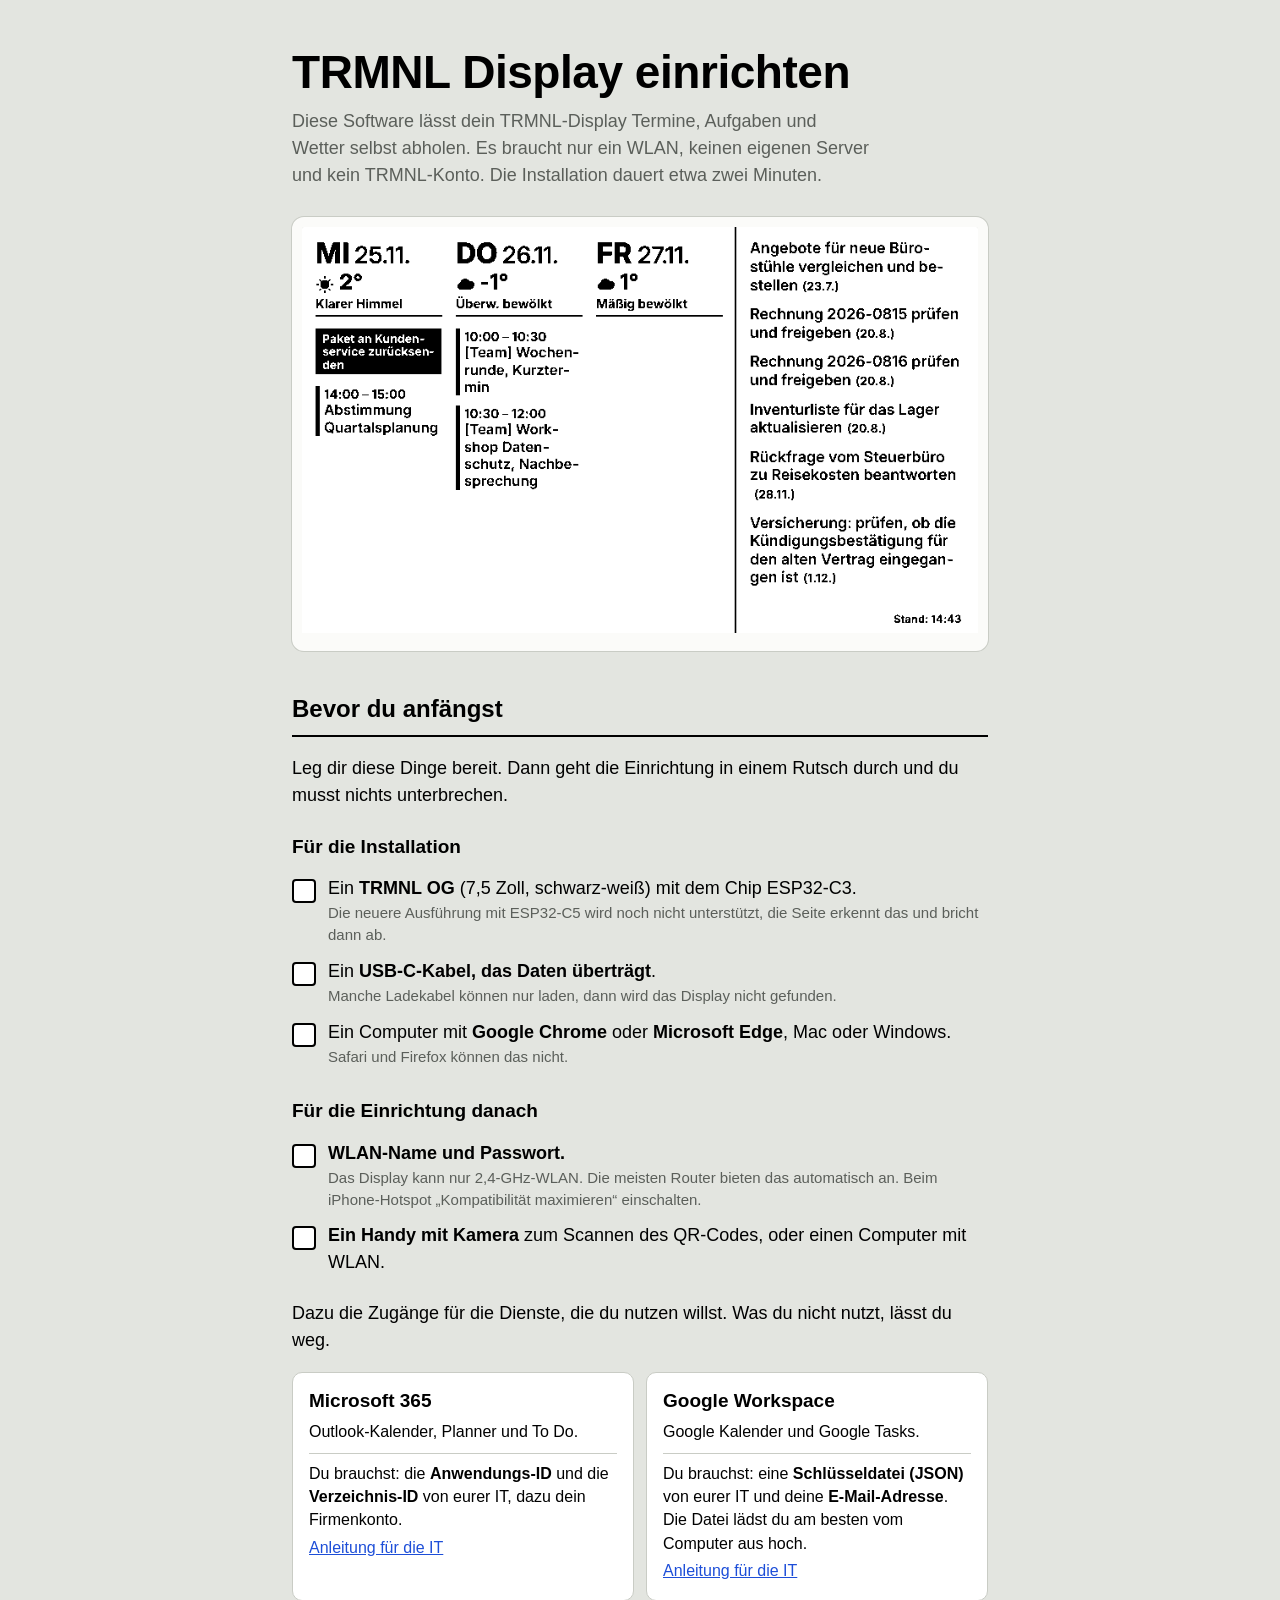
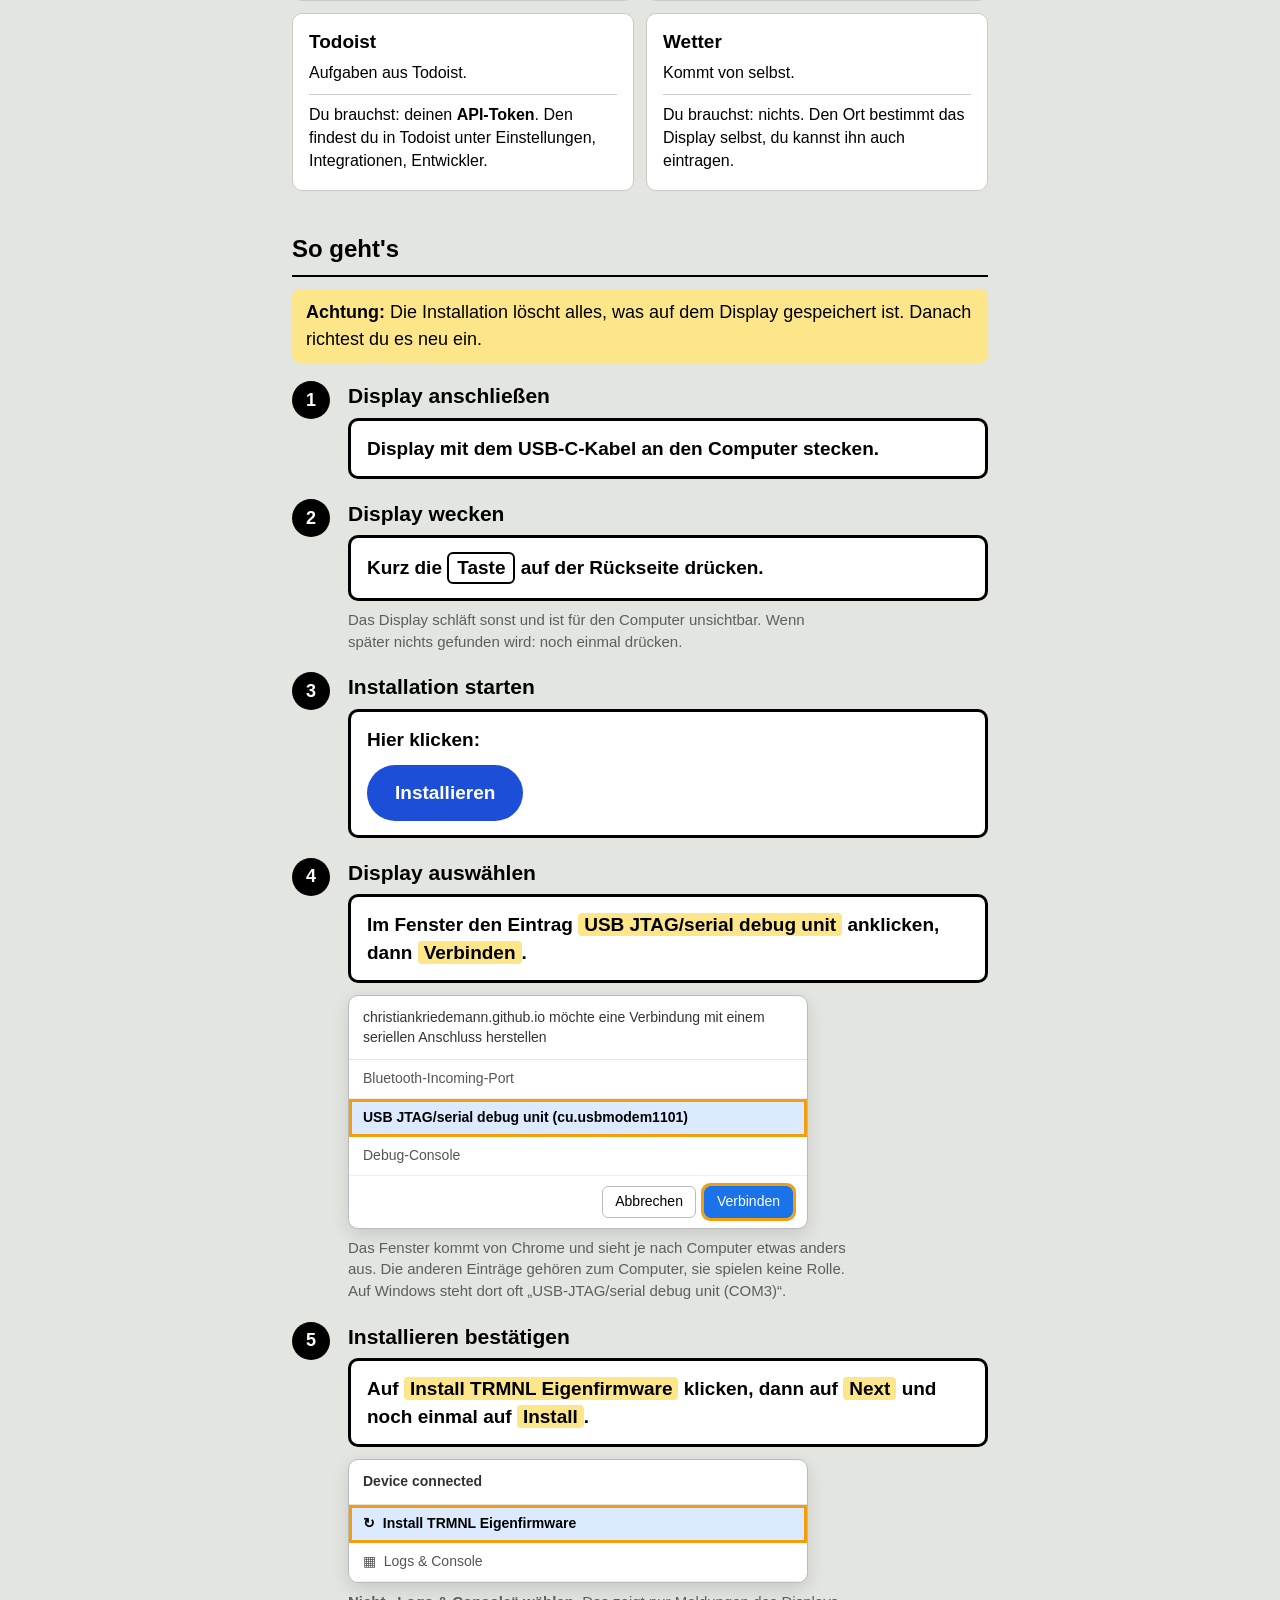
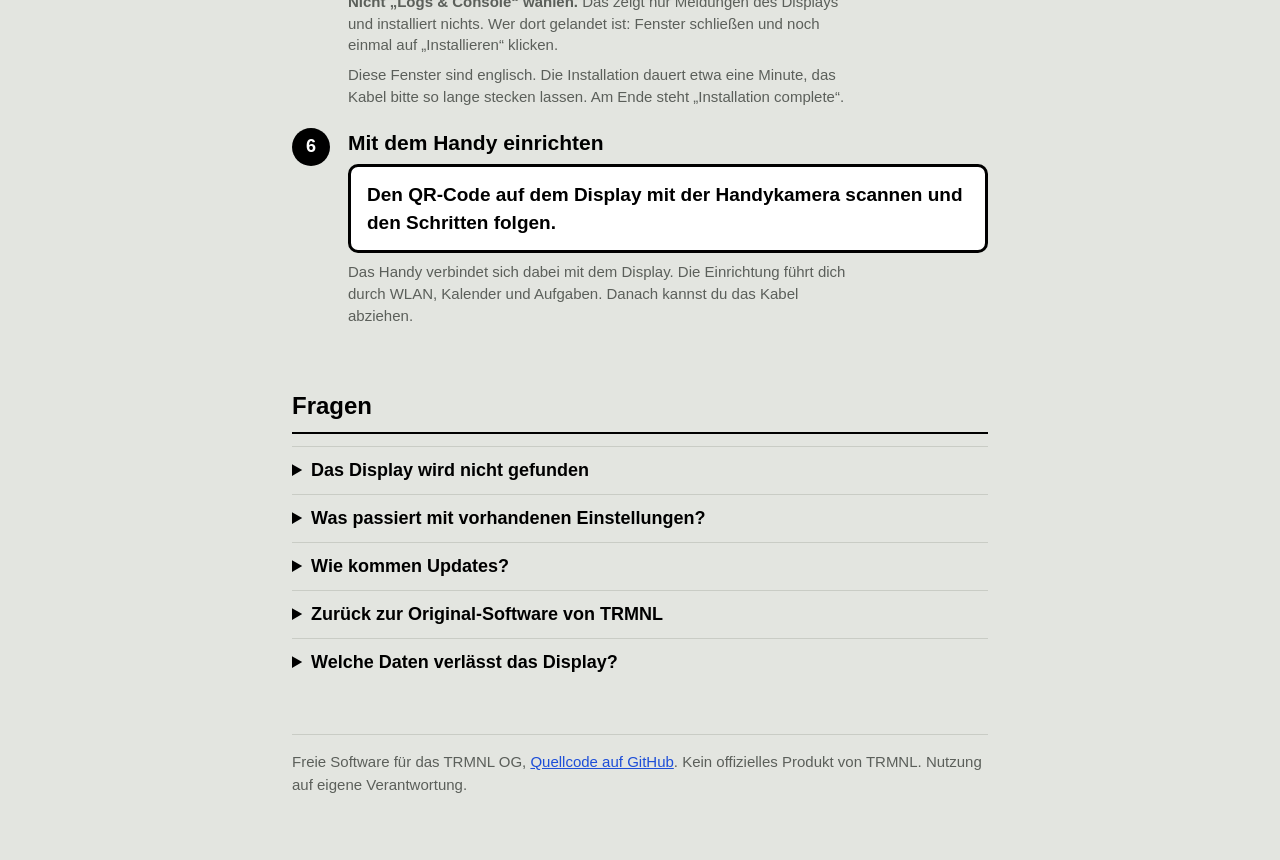
<file: docs/index.html>
<!DOCTYPE html>
<html lang="de">
<head>
<meta charset="utf-8">
<meta name="viewport" content="width=device-width,initial-scale=1">
<title>TRMNL Display einrichten</title>
<meta name="description" content="Eigene Software f&uuml;r das TRMNL-Display installieren: Kalender, Aufgaben und Wetter direkt vom Display, ohne eigenen Server.">
<script type="module" src="esp-web-tools/install-button.js"></script>
<style>
:root{--papier:#e3e5e0;--tinte:#000;--weiss:#fff;--graphit:#5b5f5a;--linie:#c9ccc5;--aktion:#1d4ed8;--schlecht:#b42318}
*{box-sizing:border-box}
body{margin:0;background:var(--papier);color:var(--tinte);font:18px/1.5 -apple-system,BlinkMacSystemFont,"Segoe UI",Roboto,"Helvetica Neue",Arial,sans-serif}
main{max-width:760px;margin:0 auto;padding:clamp(20px,5vw,48px) clamp(16px,4vw,32px) 64px}
h1{font-size:clamp(32px,6vw,46px);line-height:1.05;font-weight:850;margin:0 0 12px;letter-spacing:-.01em}
.unter{color:var(--graphit);margin:0 0 28px;max-width:58ch}
.bild{display:block;width:100%;height:auto;border:10px solid #fbfbf9;border-bottom-width:18px;border-radius:12px;box-shadow:0 0 0 1px var(--linie);background:#fff;margin:0 0 36px}
h2{font-size:24px;font-weight:850;margin:40px 0 12px;padding-bottom:8px;border-bottom:2px solid var(--tinte)}
ol.schritte{list-style:none;counter-reset:s;padding:0;margin:0}
ol.schritte>li{counter-increment:s;position:relative;padding:0 0 22px 56px;min-height:44px}
ol.schritte>li::before{content:counter(s);position:absolute;left:0;top:-2px;width:38px;height:38px;border-radius:50%;background:var(--tinte);color:#fff;font-weight:800;display:grid;place-items:center}
ol.schritte>li>b{display:block;font-size:21px;line-height:1.25;margin-bottom:8px}
.tun{background:var(--weiss);border:3px solid var(--tinte);border-radius:10px;padding:14px 16px;font-weight:700;font-size:19px;line-height:1.45}
.tun esp-web-install-button{display:block;margin-top:12px}
.info{margin:8px 0 0;color:var(--graphit);font-size:15px;line-height:1.45;max-width:60ch}
.markiert{background:#fde68a;padding:1px 6px;border-radius:4px;white-space:nowrap}
.taste{display:inline-block;border:2px solid var(--tinte);border-radius:6px;padding:0 8px}
.warnung{background:#fde68a;border-radius:8px;padding:10px 14px;margin:0 0 20px}
.nachbau{margin:12px 0 0;max-width:460px;background:#fff;border:1px solid #bbb;border-radius:10px;box-shadow:0 6px 18px rgba(0,0,0,.12);font:14px/1.4 -apple-system,"Segoe UI",Roboto,Arial,sans-serif;overflow:hidden}
.nachbau .kopf{padding:12px 14px;color:#333;border-bottom:1px solid #e3e3e3}
.nachbau .eintrag{padding:9px 14px;color:#555;border-bottom:1px solid #f0f0f0}
.nachbau .gewaehlt{background:#dbeafe;color:#000;font-weight:700;outline:3px solid #f59e0b;outline-offset:-3px}
.nachbau .knoepfe{display:flex;justify-content:flex-end;gap:8px;padding:10px 14px}
.nachbau .knoepfe span{border:1px solid #bbb;border-radius:6px;padding:5px 12px}
.nachbau .knoepfe .ok{background:#1a73e8;color:#fff;border-color:#1a73e8;outline:3px solid #f59e0b}
esp-web-install-button button,.knopf{font:inherit;font-weight:700;font-size:19px;background:var(--aktion);color:#fff;border:0;border-radius:999px;padding:14px 28px;cursor:pointer}
.hinweis{background:var(--weiss);border-left:4px solid var(--tinte);padding:12px 16px;margin:12px 0}
.hinweis.rot{border-left-color:var(--schlecht)}
ul{padding-left:20px}
h3{font-size:19px;margin:24px 0 8px}
ul.liste{list-style:none;padding:0;margin:0}
ul.liste>li{position:relative;padding:6px 0 6px 36px}
ul.liste>li::before{content:"";position:absolute;left:0;top:10px;width:20px;height:20px;border:2.5px solid var(--tinte);border-radius:4px;background:var(--weiss)}
.info-inline{display:block;color:var(--graphit);font-size:15px;line-height:1.45}
.dienste{display:grid;grid-template-columns:repeat(auto-fit,minmax(300px,1fr));gap:12px;margin:12px 0 0}
.dienst{background:var(--weiss);border:1px solid var(--linie);border-radius:10px;padding:14px 16px}
.dienst>b{font-size:19px}
.dienst p{margin:4px 0;font-size:16px;line-height:1.45}
.dienst .braucht{border-top:1px solid var(--linie);margin-top:10px;padding-top:8px}
details{border-top:1px solid var(--linie);padding:10px 0}
summary{cursor:pointer;font-weight:650}
footer{color:var(--graphit);font-size:15px;margin-top:48px;border-top:1px solid var(--linie);padding-top:16px}
a{color:var(--aktion)}
:focus-visible{outline:3px solid var(--aktion);outline-offset:2px}
</style>
</head>
<body>
<main>
  <h1>TRMNL Display einrichten</h1>
  <p class="unter">Diese Software l&auml;sst dein TRMNL-Display Termine, Aufgaben und Wetter selbst abholen. Es braucht nur ein WLAN, keinen eigenen Server und kein TRMNL-Konto. Die Installation dauert etwa zwei Minuten.</p>
  <img class="bild" src="beispiel.png" width="800" height="480" alt="Beispiel: drei Tage mit Terminen und Wetter, rechts die wichtigsten Aufgaben">

  <h2>Bevor du anf&auml;ngst</h2>
  <p>Leg dir diese Dinge bereit. Dann geht die Einrichtung in einem Rutsch durch und du musst nichts unterbrechen.</p>

  <h3>F&uuml;r die Installation</h3>
  <ul class="liste">
    <li>Ein <b>TRMNL OG</b> (7,5 Zoll, schwarz-wei&szlig;) mit dem Chip ESP32-C3. <span class="info-inline">Die neuere Ausf&uuml;hrung mit ESP32-C5 wird noch nicht unterst&uuml;tzt, die Seite erkennt das und bricht dann ab.</span></li>
    <li>Ein <b>USB-C-Kabel, das Daten &uuml;bertr&auml;gt</b>. <span class="info-inline">Manche Ladekabel k&ouml;nnen nur laden, dann wird das Display nicht gefunden.</span></li>
    <li>Ein Computer mit <b>Google Chrome</b> oder <b>Microsoft Edge</b>, Mac oder Windows. <span class="info-inline">Safari und Firefox k&ouml;nnen das nicht.</span></li>
  </ul>

  <h3>F&uuml;r die Einrichtung danach</h3>
  <ul class="liste">
    <li><b>WLAN-Name und Passwort.</b> <span class="info-inline">Das Display kann nur 2,4-GHz-WLAN. Die meisten Router bieten das automatisch an. Beim iPhone-Hotspot &bdquo;Kompatibilit&auml;t maximieren&ldquo; einschalten.</span></li>
    <li><b>Ein Handy mit Kamera</b> zum Scannen des QR-Codes, oder einen Computer mit WLAN.</li>
  </ul>
  <p>Dazu die Zug&auml;nge f&uuml;r die Dienste, die du nutzen willst. Was du nicht nutzt, l&auml;sst du weg.</p>
  <div class="dienste">
    <div class="dienst"><b>Microsoft 365</b>
      <p>Outlook-Kalender, Planner und To Do.</p>
      <p class="braucht">Du brauchst: die <b>Anwendungs-ID</b> und die <b>Verzeichnis-ID</b> von eurer IT, dazu dein Firmenkonto.</p>
      <p><a href="anleitung-microsoft.html">Anleitung f&uuml;r die IT</a></p></div>
    <div class="dienst"><b>Google Workspace</b>
      <p>Google Kalender und Google Tasks.</p>
      <p class="braucht">Du brauchst: eine <b>Schl&uuml;sseldatei (JSON)</b> von eurer IT und deine <b>E-Mail-Adresse</b>. Die Datei l&auml;dst du am besten vom Computer aus hoch.</p>
      <p><a href="anleitung-google.html">Anleitung f&uuml;r die IT</a></p></div>
    <div class="dienst"><b>Todoist</b>
      <p>Aufgaben aus Todoist.</p>
      <p class="braucht">Du brauchst: deinen <b>API-Token</b>. Den findest du in Todoist unter Einstellungen, Integrationen, Entwickler.</p></div>
    <div class="dienst"><b>Wetter</b>
      <p>Kommt von selbst.</p>
      <p class="braucht">Du brauchst: nichts. Den Ort bestimmt das Display selbst, du kannst ihn auch eintragen.</p></div>
  </div>

  <h2>So geht's</h2>
  <p class="warnung"><b>Achtung:</b> Die Installation l&ouml;scht alles, was auf dem Display gespeichert ist. Danach richtest du es neu ein.</p>
  <ol class="schritte">
    <li><b>Display anschlie&szlig;en</b>
      <div class="tun">Display mit dem USB-C-Kabel an den Computer stecken.</div></li>
    <li><b>Display wecken</b>
      <div class="tun">Kurz die <span class="taste">Taste</span> auf der R&uuml;ckseite dr&uuml;cken.</div>
      <p class="info">Das Display schl&auml;ft sonst und ist f&uuml;r den Computer unsichtbar. Wenn sp&auml;ter nichts gefunden wird: noch einmal dr&uuml;cken.</p></li>
    <li><b>Installation starten</b>
      <div class="tun">Hier klicken:
        <esp-web-install-button manifest="firmware/manifest.json">
          <button slot="activate" class="knopf">Installieren</button>
          <div slot="unsupported" class="hinweis rot">Dieser Browser kann keine Ger&auml;te &uuml;ber USB ansprechen. Bitte diese Seite in <b>Google Chrome</b> oder <b>Microsoft Edge</b> &ouml;ffnen.</div>
          <div slot="not-allowed" class="hinweis rot">Die Seite muss &uuml;ber https ge&ouml;ffnet werden.</div>
        </esp-web-install-button></div></li>
    <li><b>Display ausw&auml;hlen</b>
      <div class="tun">Im Fenster den Eintrag <span class="markiert">USB JTAG/serial debug unit</span> anklicken, dann <span class="markiert">Verbinden</span>.</div>
      <figure class="nachbau" aria-hidden="true">
        <div class="kopf">christiankriedemann.github.io m&ouml;chte eine Verbindung mit einem seriellen Anschluss herstellen</div>
        <div class="eintrag">Bluetooth-Incoming-Port</div>
        <div class="eintrag gewaehlt">USB JTAG/serial debug unit (cu.usbmodem1101)</div>
        <div class="eintrag">Debug-Console</div>
        <div class="knoepfe"><span>Abbrechen</span><span class="ok">Verbinden</span></div>
      </figure>
      <p class="info">Das Fenster kommt von Chrome und sieht je nach Computer etwas anders aus. Die anderen Eintr&auml;ge geh&ouml;ren zum Computer, sie spielen keine Rolle. Auf Windows steht dort oft &bdquo;USB-JTAG/serial debug unit (COM3)&ldquo;.</p></li>
    <li><b>Installieren best&auml;tigen</b>
      <div class="tun">Auf <span class="markiert">Install TRMNL Eigenfirmware</span> klicken, dann auf <span class="markiert">Next</span> und noch einmal auf <span class="markiert">Install</span>.</div>
      <figure class="nachbau" aria-hidden="true">
        <div class="kopf"><b>Device connected</b></div>
        <div class="eintrag gewaehlt">&#8635;&nbsp; Install TRMNL Eigenfirmware</div>
        <div class="eintrag">&#9638;&nbsp; Logs &amp; Console</div>
      </figure>
      <p class="info"><b>Nicht &bdquo;Logs &amp; Console&ldquo; w&auml;hlen.</b> Das zeigt nur Meldungen des Displays und installiert nichts. Wer dort gelandet ist: Fenster schlie&szlig;en und noch einmal auf &bdquo;Installieren&ldquo; klicken.</p>
      <p class="info">Diese Fenster sind englisch. Die Installation dauert etwa eine Minute, das Kabel bitte so lange stecken lassen. Am Ende steht &bdquo;Installation complete&ldquo;.</p></li>
    <li><b>Mit dem Handy einrichten</b>
      <div class="tun">Den QR-Code auf dem Display mit der <b>Handykamera</b> scannen und den Schritten folgen.</div>
      <p class="info">Das Handy verbindet sich dabei mit dem Display. Die Einrichtung f&uuml;hrt dich durch WLAN, Kalender und Aufgaben. Danach kannst du das Kabel abziehen.</p></li>
  </ol>

  <h2>Fragen</h2>
  <details><summary>Das Display wird nicht gefunden</summary>
    <ul><li>Taste auf der R&uuml;ckseite direkt vor dem Klick auf &bdquo;Installieren&ldquo; dr&uuml;cken.</li>
      <li>Ein anderes Kabel probieren. Viele Kabel k&ouml;nnen nur laden.</li>
      <li>Einen anderen USB-Anschluss am Computer probieren, nicht &uuml;ber einen Monitor oder Hub.</li></ul></details>
  <details><summary>Was passiert mit vorhandenen Einstellungen?</summary>
    <p>Die Installation l&ouml;scht das Display vollst&auml;ndig, auch ein vorher eingerichtetes WLAN. Danach richtest du alles neu ein. Bereits installierte Displays brauchen diese Seite nicht: Sie holen sich neue Versionen von selbst &uuml;ber WLAN und behalten dabei ihre Einstellungen.</p></details>
  <details><summary>Wie kommen Updates?</summary>
    <p>Das Display sucht einmal am Tag selbst nach neuen Versionen und spielt sie &uuml;ber WLAN ein. Jede Version ist signiert, fremde Software nimmt es nicht an. Ein Kabel brauchst du daf&uuml;r nicht mehr.</p></details>
  <details><summary>Zur&uuml;ck zur Original-Software von TRMNL</summary>
    <p>Die Original-Software installierst du genauso &uuml;ber die Webseite von TRMNL. Deine Einstellungen dieser Software gehen dabei verloren.</p></details>
  <details><summary>Welche Daten verl&auml;sst das Display?</summary>
    <p>Das Display spricht direkt mit deinem Kalender- und Aufgabendienst, mit Open-Meteo f&uuml;r das Wetter und f&uuml;r die automatische Ortsbestimmung mit BeaconDB (WLAN-Kennungen in der N&auml;he). Es gibt keinen Server dazwischen. Zugangsdaten bleiben auf dem Display.</p></details>

  <footer>Freie Software f&uuml;r das TRMNL OG, <a href="https://github.com/christiankriedemann/trmnl-eigenfirmware">Quellcode auf GitHub</a>. Kein offizielles Produkt von TRMNL. Nutzung auf eigene Verantwortung.</footer>
</main>
</body>
</html>
</file>
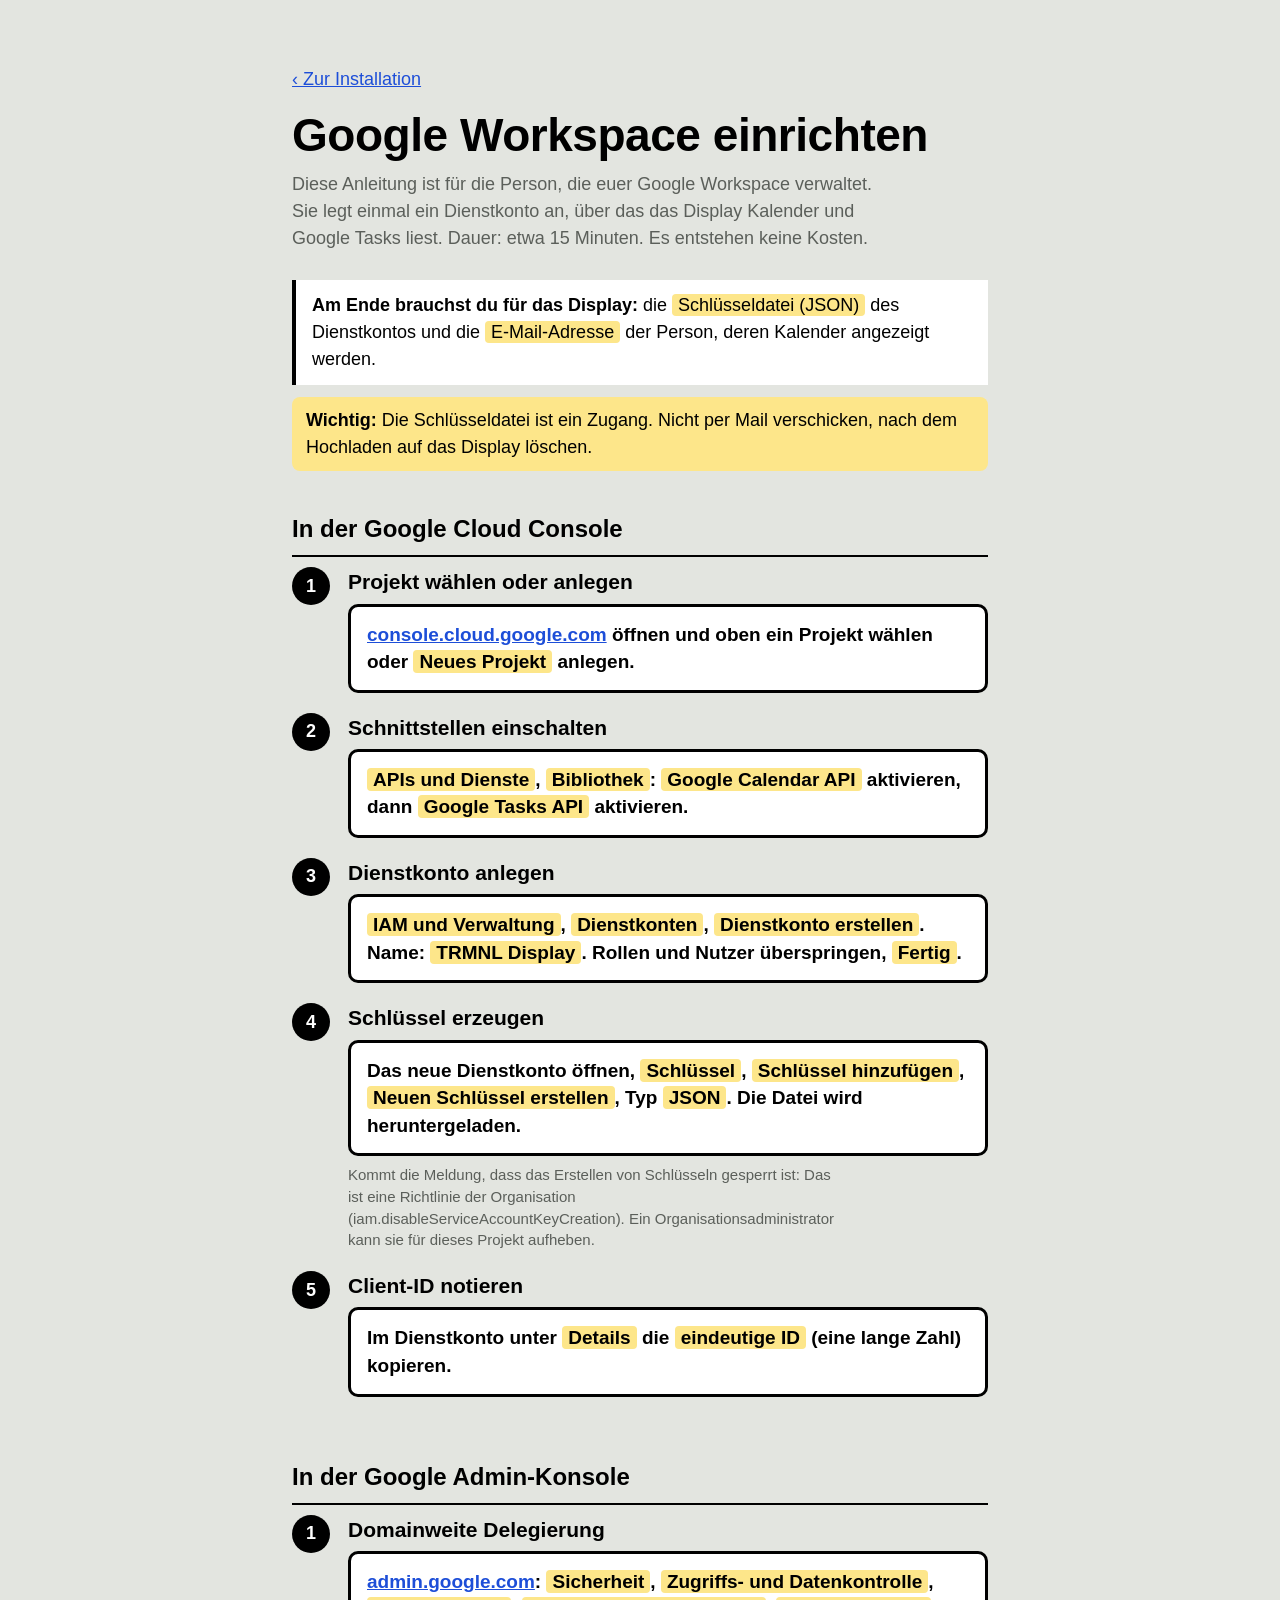
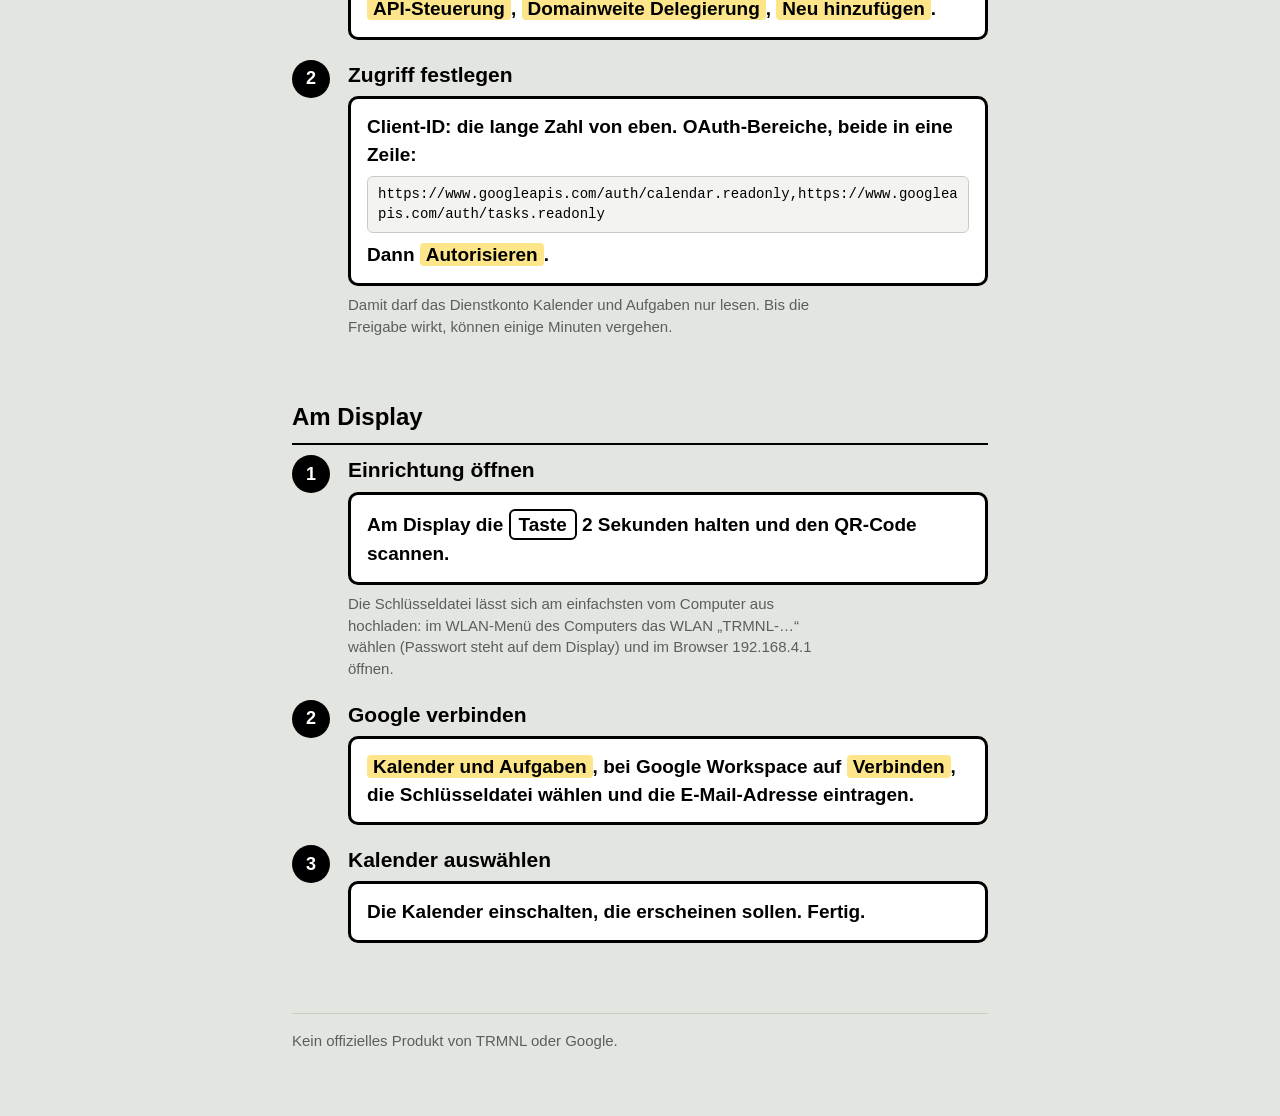
<file: docs/anleitung-google.html>
<!DOCTYPE html>
<html lang="de">
<head>
<meta charset="utf-8">
<meta name="viewport" content="width=device-width,initial-scale=1">
<title>Anleitung: Google Workspace f&uuml;r das TRMNL Display</title>
<link rel="stylesheet" href="stil.css">
</head>
<body>
<main>
  <p><a href="./">&lsaquo; Zur Installation</a></p>
  <h1>Google Workspace einrichten</h1>
  <p class="unter">Diese Anleitung ist f&uuml;r die Person, die euer Google Workspace verwaltet. Sie legt einmal ein Dienstkonto an, &uuml;ber das das Display Kalender und Google Tasks liest. Dauer: etwa 15 Minuten. Es entstehen keine Kosten.</p>

  <div class="hinweis"><b>Am Ende brauchst du f&uuml;r das Display:</b> die <span class="markiert">Schl&uuml;sseldatei (JSON)</span> des Dienstkontos und die <span class="markiert">E-Mail-Adresse</span> der Person, deren Kalender angezeigt werden.</div>
  <p class="warnung"><b>Wichtig:</b> Die Schl&uuml;sseldatei ist ein Zugang. Nicht per Mail verschicken, nach dem Hochladen auf das Display l&ouml;schen.</p>

  <h2>In der Google Cloud Console</h2>
  <ol class="schritte">
    <li><b>Projekt w&auml;hlen oder anlegen</b>
      <div class="tun"><a href="https://console.cloud.google.com" target="_blank" rel="noopener">console.cloud.google.com</a> &ouml;ffnen und oben ein Projekt w&auml;hlen oder <span class="markiert">Neues Projekt</span> anlegen.</div></li>
    <li><b>Schnittstellen einschalten</b>
      <div class="tun"><span class="markiert">APIs und Dienste</span>, <span class="markiert">Bibliothek</span>: <span class="markiert">Google Calendar API</span> aktivieren, dann <span class="markiert">Google Tasks API</span> aktivieren.</div></li>
    <li><b>Dienstkonto anlegen</b>
      <div class="tun"><span class="markiert">IAM und Verwaltung</span>, <span class="markiert">Dienstkonten</span>, <span class="markiert">Dienstkonto erstellen</span>. Name: <span class="markiert">TRMNL Display</span>. Rollen und Nutzer &uuml;berspringen, <span class="markiert">Fertig</span>.</div></li>
    <li><b>Schl&uuml;ssel erzeugen</b>
      <div class="tun">Das neue Dienstkonto &ouml;ffnen, <span class="markiert">Schl&uuml;ssel</span>, <span class="markiert">Schl&uuml;ssel hinzuf&uuml;gen</span>, <span class="markiert">Neuen Schl&uuml;ssel erstellen</span>, Typ <span class="markiert">JSON</span>. Die Datei wird heruntergeladen.</div>
      <p class="info">Kommt die Meldung, dass das Erstellen von Schl&uuml;sseln gesperrt ist: Das ist eine Richtlinie der Organisation (iam.disableServiceAccountKeyCreation). Ein Organisationsadministrator kann sie f&uuml;r dieses Projekt aufheben.</p></li>
    <li><b>Client-ID notieren</b>
      <div class="tun">Im Dienstkonto unter <span class="markiert">Details</span> die <span class="markiert">eindeutige ID</span> (eine lange Zahl) kopieren.</div></li>
  </ol>

  <h2>In der Google Admin-Konsole</h2>
  <ol class="schritte">
    <li><b>Domainweite Delegierung</b>
      <div class="tun"><a href="https://admin.google.com/ac/owl/domainwidedelegation" target="_blank" rel="noopener">admin.google.com</a>: <span class="markiert">Sicherheit</span>, <span class="markiert">Zugriffs- und Datenkontrolle</span>, <span class="markiert">API-Steuerung</span>, <span class="markiert">Domainweite Delegierung</span>, <span class="markiert">Neu hinzuf&uuml;gen</span>.</div></li>
    <li><b>Zugriff festlegen</b>
      <div class="tun">Client-ID: die lange Zahl von eben. OAuth-Bereiche, beide in eine Zeile:
        <pre class="code">https://www.googleapis.com/auth/calendar.readonly,https://www.googleapis.com/auth/tasks.readonly</pre>
        Dann <span class="markiert">Autorisieren</span>.</div>
      <p class="info">Damit darf das Dienstkonto Kalender und Aufgaben nur lesen. Bis die Freigabe wirkt, k&ouml;nnen einige Minuten vergehen.</p></li>
  </ol>

  <h2>Am Display</h2>
  <ol class="schritte">
    <li><b>Einrichtung &ouml;ffnen</b>
      <div class="tun">Am Display die <span class="taste">Taste</span> 2 Sekunden halten und den QR-Code scannen.</div>
      <p class="info">Die Schl&uuml;sseldatei l&auml;sst sich am einfachsten vom Computer aus hochladen: im WLAN-Men&uuml; des Computers das WLAN &bdquo;TRMNL-&hellip;&ldquo; w&auml;hlen (Passwort steht auf dem Display) und im Browser 192.168.4.1 &ouml;ffnen.</p></li>
    <li><b>Google verbinden</b>
      <div class="tun"><span class="markiert">Kalender und Aufgaben</span>, bei Google Workspace auf <span class="markiert">Verbinden</span>, die Schl&uuml;sseldatei w&auml;hlen und die E-Mail-Adresse eintragen.</div></li>
    <li><b>Kalender ausw&auml;hlen</b>
      <div class="tun">Die Kalender einschalten, die erscheinen sollen. Fertig.</div></li>
  </ol>

  <footer>Kein offizielles Produkt von TRMNL oder Google.</footer>
</main>
</body>
</html>
</file>
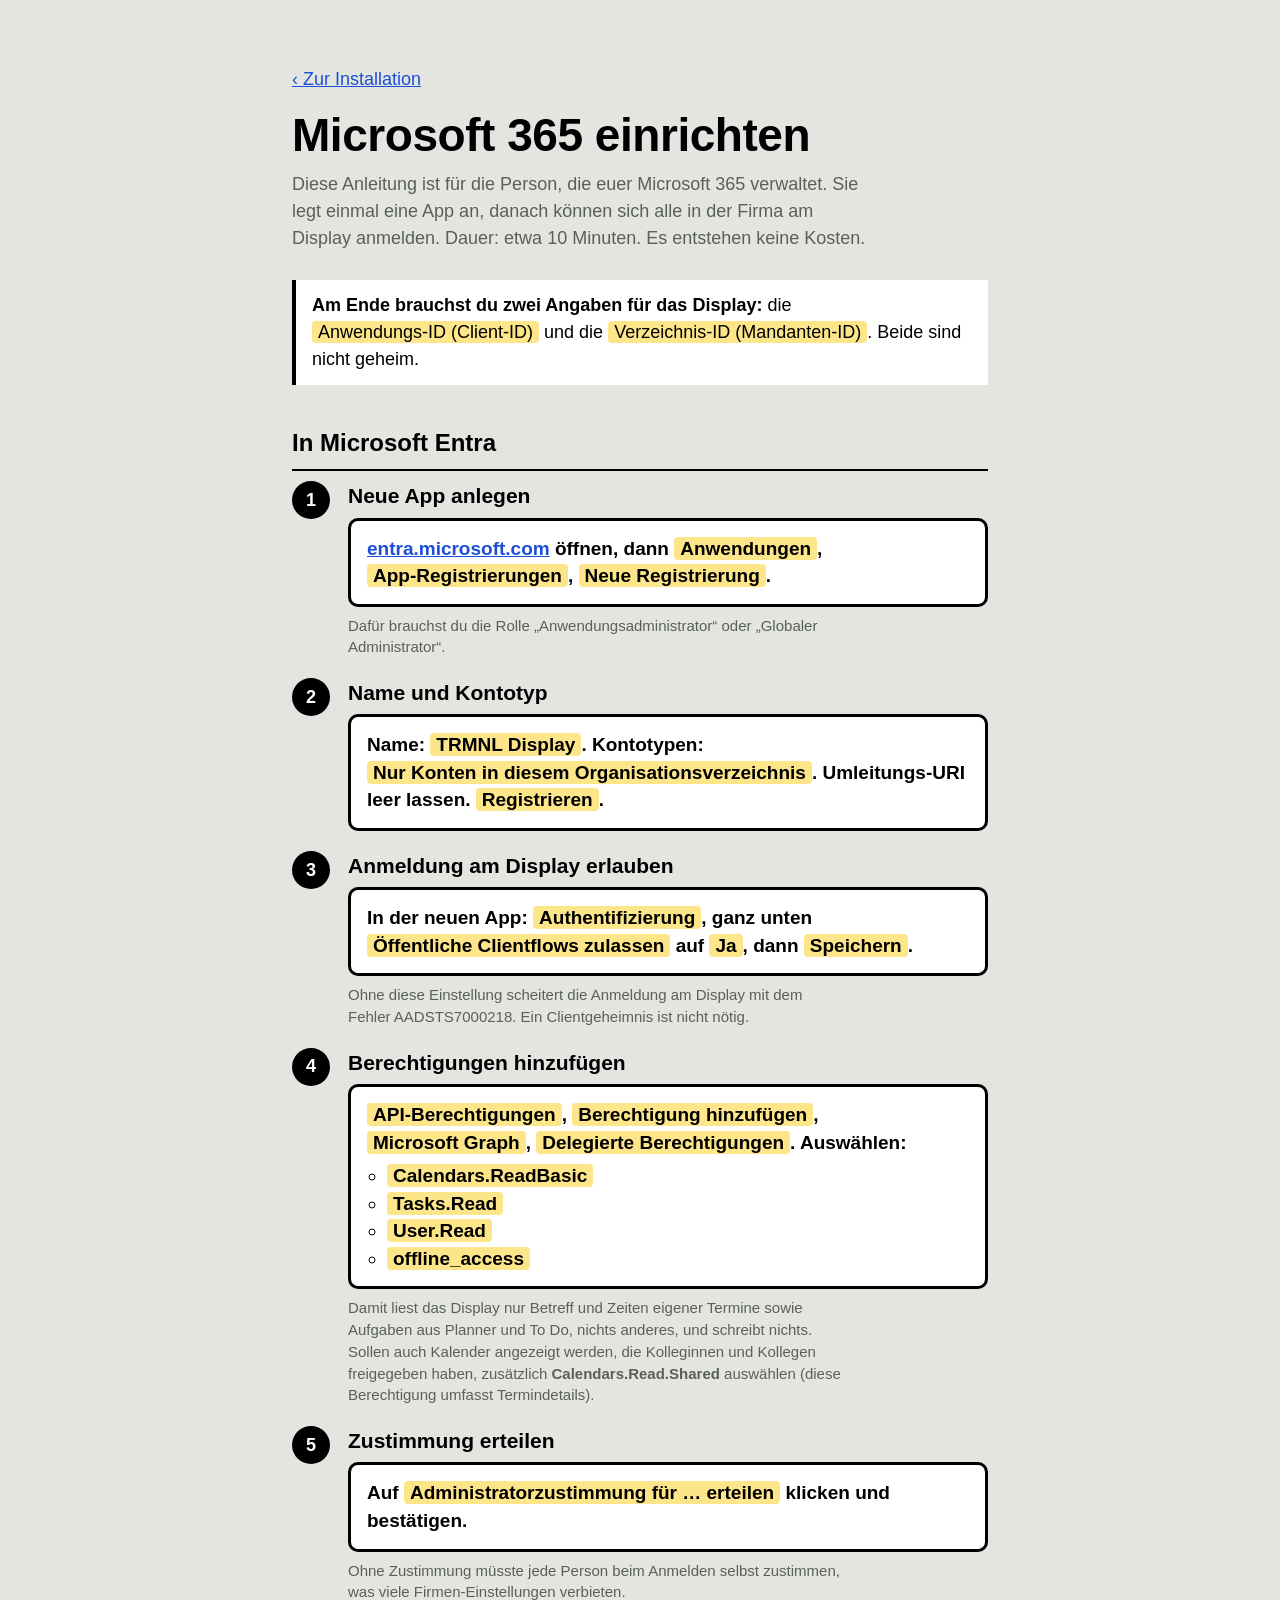
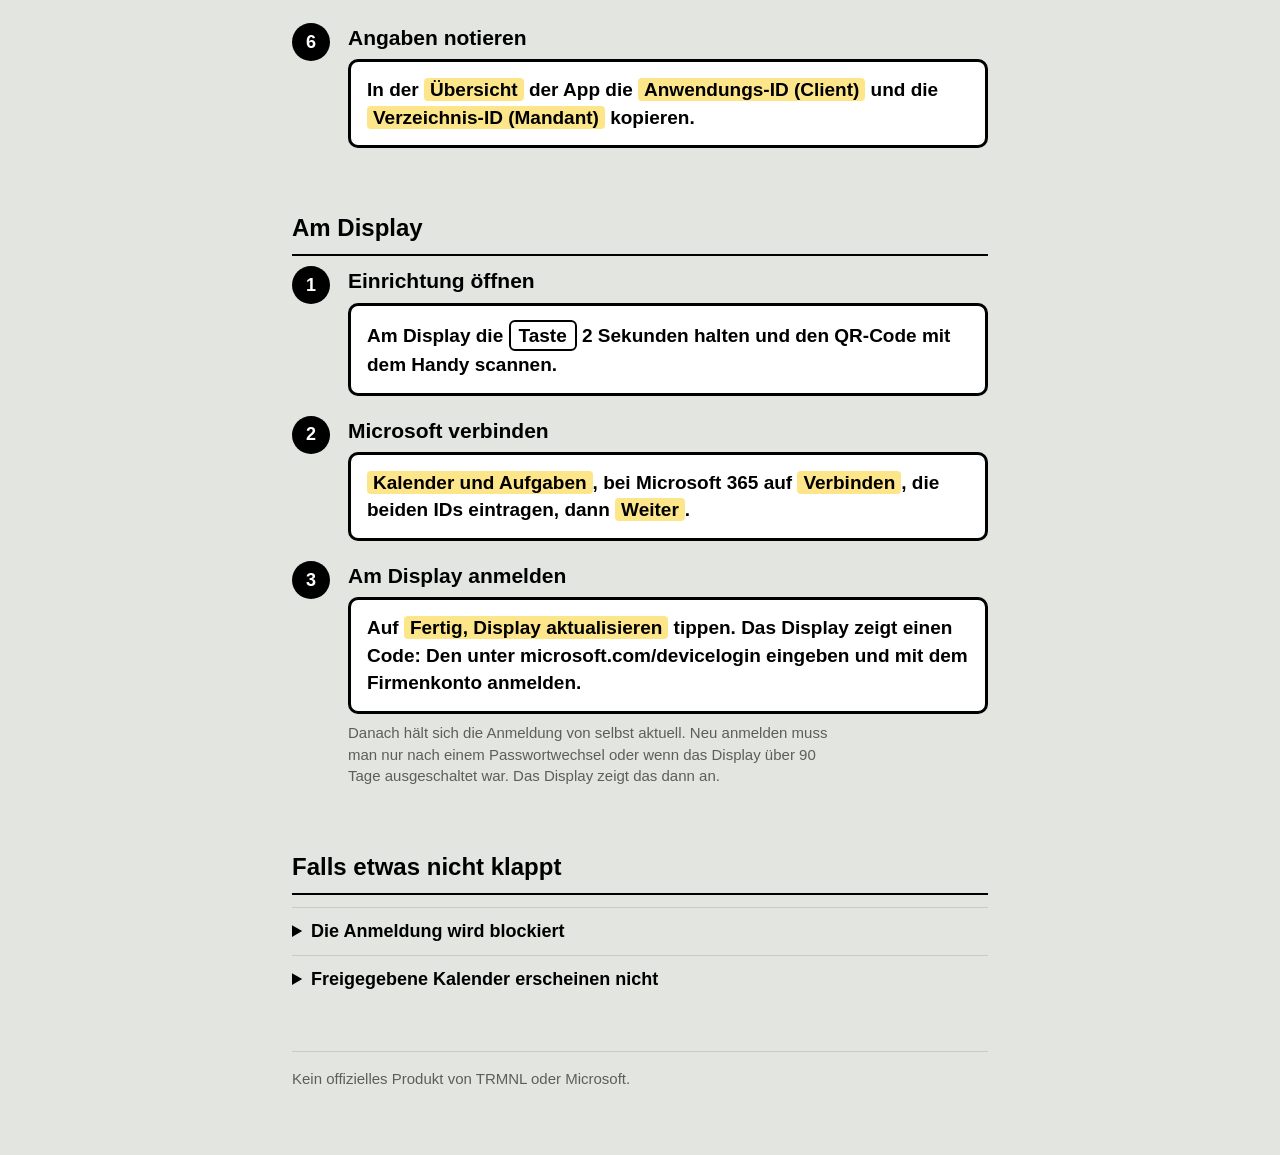
<file: docs/anleitung-microsoft.html>
<!DOCTYPE html>
<html lang="de">
<head>
<meta charset="utf-8">
<meta name="viewport" content="width=device-width,initial-scale=1">
<title>Anleitung: Microsoft 365 f&uuml;r das TRMNL Display</title>
<link rel="stylesheet" href="stil.css">
</head>
<body>
<main>
  <p><a href="./">&lsaquo; Zur Installation</a></p>
  <h1>Microsoft 365 einrichten</h1>
  <p class="unter">Diese Anleitung ist f&uuml;r die Person, die euer Microsoft 365 verwaltet. Sie legt einmal eine App an, danach k&ouml;nnen sich alle in der Firma am Display anmelden. Dauer: etwa 10 Minuten. Es entstehen keine Kosten.</p>

  <div class="hinweis"><b>Am Ende brauchst du zwei Angaben f&uuml;r das Display:</b> die <span class="markiert">Anwendungs-ID (Client-ID)</span> und die <span class="markiert">Verzeichnis-ID (Mandanten-ID)</span>. Beide sind nicht geheim.</div>

  <h2>In Microsoft Entra</h2>
  <ol class="schritte">
    <li><b>Neue App anlegen</b>
      <div class="tun"><a href="https://entra.microsoft.com" target="_blank" rel="noopener">entra.microsoft.com</a> &ouml;ffnen, dann <span class="markiert">Anwendungen</span>, <span class="markiert">App-Registrierungen</span>, <span class="markiert">Neue Registrierung</span>.</div>
      <p class="info">Daf&uuml;r brauchst du die Rolle &bdquo;Anwendungsadministrator&ldquo; oder &bdquo;Globaler Administrator&ldquo;.</p></li>
    <li><b>Name und Kontotyp</b>
      <div class="tun">Name: <span class="markiert">TRMNL Display</span>. Kontotypen: <span class="markiert">Nur Konten in diesem Organisationsverzeichnis</span>. Umleitungs-URI leer lassen. <span class="markiert">Registrieren</span>.</div></li>
    <li><b>Anmeldung am Display erlauben</b>
      <div class="tun">In der neuen App: <span class="markiert">Authentifizierung</span>, ganz unten <span class="markiert">&Ouml;ffentliche Clientflows zulassen</span> auf <span class="markiert">Ja</span>, dann <span class="markiert">Speichern</span>.</div>
      <p class="info">Ohne diese Einstellung scheitert die Anmeldung am Display mit dem Fehler AADSTS7000218. Ein Clientgeheimnis ist nicht n&ouml;tig.</p></li>
    <li><b>Berechtigungen hinzuf&uuml;gen</b>
      <div class="tun"><span class="markiert">API-Berechtigungen</span>, <span class="markiert">Berechtigung hinzuf&uuml;gen</span>, <span class="markiert">Microsoft Graph</span>, <span class="markiert">Delegierte Berechtigungen</span>. Ausw&auml;hlen:
        <ul><li><span class="markiert">Calendars.ReadBasic</span></li><li><span class="markiert">Tasks.Read</span></li><li><span class="markiert">User.Read</span></li><li><span class="markiert">offline_access</span></li></ul></div>
      <p class="info">Damit liest das Display nur Betreff und Zeiten eigener Termine sowie Aufgaben aus Planner und To Do, nichts anderes, und schreibt nichts. Sollen auch Kalender angezeigt werden, die Kolleginnen und Kollegen freigegeben haben, zus&auml;tzlich <b>Calendars.Read.Shared</b> ausw&auml;hlen (diese Berechtigung umfasst Termindetails).</p></li>
    <li><b>Zustimmung erteilen</b>
      <div class="tun">Auf <span class="markiert">Administratorzustimmung f&uuml;r &hellip; erteilen</span> klicken und best&auml;tigen.</div>
      <p class="info">Ohne Zustimmung m&uuml;sste jede Person beim Anmelden selbst zustimmen, was viele Firmen-Einstellungen verbieten.</p></li>
    <li><b>Angaben notieren</b>
      <div class="tun">In der <span class="markiert">&Uuml;bersicht</span> der App die <span class="markiert">Anwendungs-ID (Client)</span> und die <span class="markiert">Verzeichnis-ID (Mandant)</span> kopieren.</div></li>
  </ol>

  <h2>Am Display</h2>
  <ol class="schritte">
    <li><b>Einrichtung &ouml;ffnen</b>
      <div class="tun">Am Display die <span class="taste">Taste</span> 2 Sekunden halten und den QR-Code mit dem Handy scannen.</div></li>
    <li><b>Microsoft verbinden</b>
      <div class="tun"><span class="markiert">Kalender und Aufgaben</span>, bei Microsoft 365 auf <span class="markiert">Verbinden</span>, die beiden IDs eintragen, dann <span class="markiert">Weiter</span>.</div></li>
    <li><b>Am Display anmelden</b>
      <div class="tun">Auf <span class="markiert">Fertig, Display aktualisieren</span> tippen. Das Display zeigt einen Code: Den unter <b>microsoft.com/devicelogin</b> eingeben und mit dem Firmenkonto anmelden.</div>
      <p class="info">Danach h&auml;lt sich die Anmeldung von selbst aktuell. Neu anmelden muss man nur nach einem Passwortwechsel oder wenn das Display &uuml;ber 90 Tage ausgeschaltet war. Das Display zeigt das dann an.</p></li>
  </ol>

  <h2>Falls etwas nicht klappt</h2>
  <details><summary>Die Anmeldung wird blockiert</summary>
    <p>Manche Firmen sperren die Anmeldung per Ger&auml;tecode mit einer Richtlinie f&uuml;r bedingten Zugriff. Dann muss die IT f&uuml;r diese App eine Ausnahme einrichten.</p></details>
  <details><summary>Freigegebene Kalender erscheinen nicht</summary>
    <p>In der App die Berechtigung <b>Calendars.Read.Shared</b> erg&auml;nzen und die Zustimmung erneut erteilen. Danach in der Einrichtung des Displays &bdquo;Freigegebene Kalender&ldquo; einschalten und neu anmelden.</p></details>

  <footer>Kein offizielles Produkt von TRMNL oder Microsoft.</footer>
</main>
</body>
</html>
</file>
<file: docs/stil.css>
:root{--papier:#e3e5e0;--tinte:#000;--weiss:#fff;--graphit:#5b5f5a;--linie:#c9ccc5;--aktion:#1d4ed8;--schlecht:#b42318}
*{box-sizing:border-box}
body{margin:0;background:var(--papier);color:var(--tinte);font:18px/1.5 -apple-system,BlinkMacSystemFont,"Segoe UI",Roboto,"Helvetica Neue",Arial,sans-serif}
main{max-width:760px;margin:0 auto;padding:clamp(20px,5vw,48px) clamp(16px,4vw,32px) 64px}
h1{font-size:clamp(32px,6vw,46px);line-height:1.05;font-weight:850;margin:0 0 12px;letter-spacing:-.01em}
.unter{color:var(--graphit);margin:0 0 28px;max-width:58ch}
.bild{display:block;width:100%;height:auto;border:10px solid #fbfbf9;border-bottom-width:18px;border-radius:12px;box-shadow:0 0 0 1px var(--linie);background:#fff;margin:0 0 36px}
h2{font-size:24px;font-weight:850;margin:40px 0 12px;padding-bottom:8px;border-bottom:2px solid var(--tinte)}
ol.schritte{list-style:none;counter-reset:s;padding:0;margin:0}
ol.schritte>li{counter-increment:s;position:relative;padding:0 0 22px 56px;min-height:44px}
ol.schritte>li::before{content:counter(s);position:absolute;left:0;top:-2px;width:38px;height:38px;border-radius:50%;background:var(--tinte);color:#fff;font-weight:800;display:grid;place-items:center}
ol.schritte>li>b{display:block;font-size:21px;line-height:1.25;margin-bottom:8px}
.tun{background:var(--weiss);border:3px solid var(--tinte);border-radius:10px;padding:14px 16px;font-weight:700;font-size:19px;line-height:1.45}
.tun esp-web-install-button{display:block;margin-top:12px}
.info{margin:8px 0 0;color:var(--graphit);font-size:15px;line-height:1.45;max-width:60ch}
.markiert{background:#fde68a;padding:1px 6px;border-radius:4px;white-space:nowrap}
.taste{display:inline-block;border:2px solid var(--tinte);border-radius:6px;padding:0 8px}
.warnung{background:#fde68a;border-radius:8px;padding:10px 14px;margin:0 0 20px}
.nachbau{margin:12px 0 0;max-width:460px;background:#fff;border:1px solid #bbb;border-radius:10px;box-shadow:0 6px 18px rgba(0,0,0,.12);font:14px/1.4 -apple-system,"Segoe UI",Roboto,Arial,sans-serif;overflow:hidden}
.nachbau .kopf{padding:12px 14px;color:#333;border-bottom:1px solid #e3e3e3}
.nachbau .eintrag{padding:9px 14px;color:#555;border-bottom:1px solid #f0f0f0}
.nachbau .gewaehlt{background:#dbeafe;color:#000;font-weight:700;outline:3px solid #f59e0b;outline-offset:-3px}
.nachbau .knoepfe{display:flex;justify-content:flex-end;gap:8px;padding:10px 14px}
.nachbau .knoepfe span{border:1px solid #bbb;border-radius:6px;padding:5px 12px}
.nachbau .knoepfe .ok{background:#1a73e8;color:#fff;border-color:#1a73e8;outline:3px solid #f59e0b}
esp-web-install-button button,.knopf{font:inherit;font-weight:700;font-size:19px;background:var(--aktion);color:#fff;border:0;border-radius:999px;padding:14px 28px;cursor:pointer}
.hinweis{background:var(--weiss);border-left:4px solid var(--tinte);padding:12px 16px;margin:12px 0}
.hinweis.rot{border-left-color:var(--schlecht)}
ul{padding-left:20px}
details{border-top:1px solid var(--linie);padding:10px 0}
summary{cursor:pointer;font-weight:650}
footer{color:var(--graphit);font-size:15px;margin-top:48px;border-top:1px solid var(--linie);padding-top:16px}
a{color:var(--aktion)}
:focus-visible{outline:3px solid var(--aktion);outline-offset:2px}
.code{white-space:pre-wrap;word-break:break-all;background:#f3f4f1;border:1px solid var(--linie);border-radius:6px;padding:8px 10px;font:14px/1.4 ui-monospace,Menlo,Consolas,monospace;font-weight:400;margin:8px 0}
.tun ul{margin:6px 0 0;font-weight:700}
</file>
